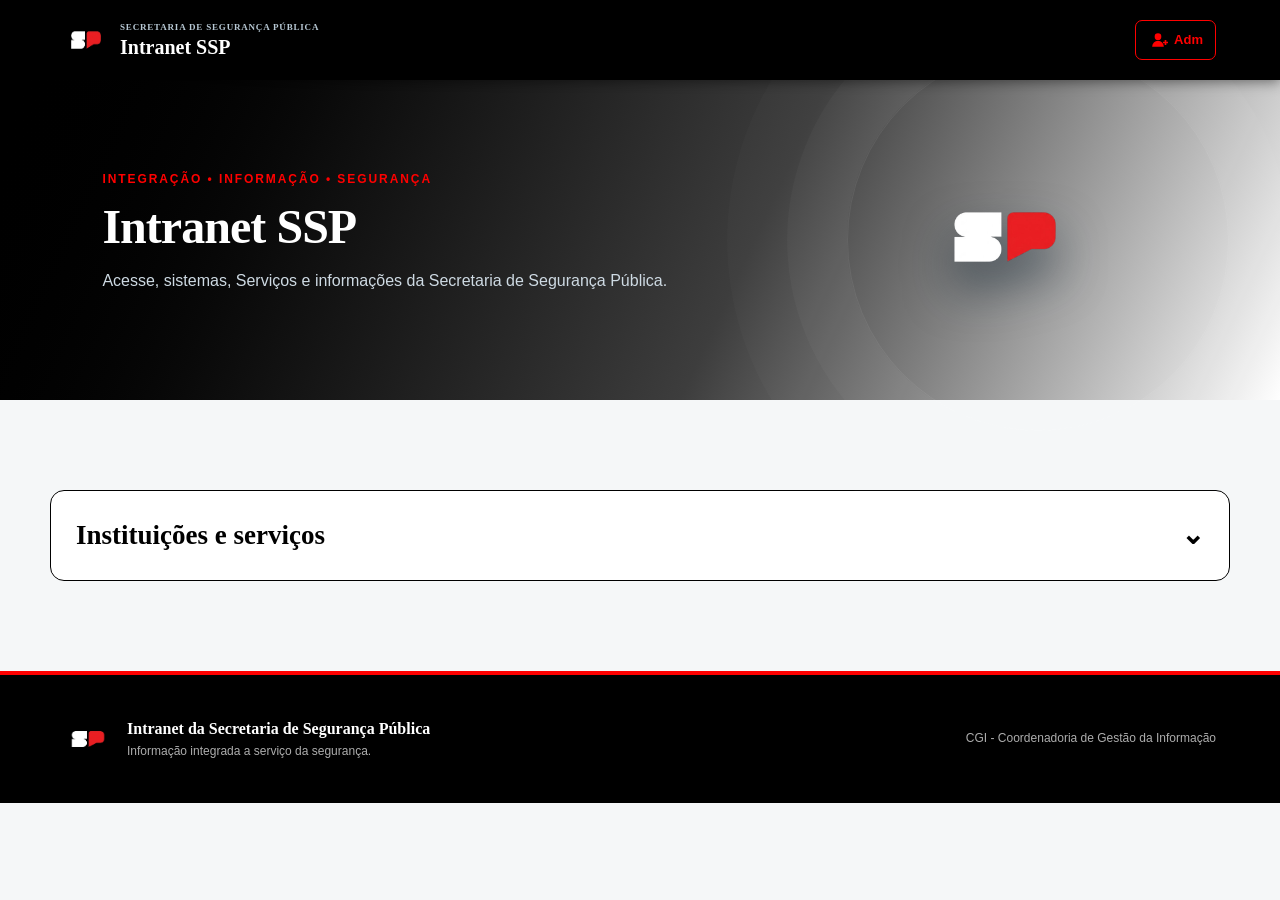
<file: index.html>
<!doctype html>
<html lang="pt-BR">
<head>
  <meta charset="utf-8">
  <meta name="viewport" content="width=device-width, initial-scale=1">
  <meta name="description" content="Portal institucional da Secretaria de Segurança Pública">
  <title>Intranet SSP</title>
  <link id="site-favicon" rel="icon" href="assets/images/logo-ssp.svg" type="image/svg+xml">
  <link rel="stylesheet" href="assets/css/styles.css">
</head>
<body>
  <header class="site-header">
    <a class="brand" href="index.html" aria-label="Página inicial da Intranet SSP">
      <img src="assets/images/logo-ssp.svg" alt="Símbolo da SSP" width="44" height="52">
      <span><small>Secretaria de Segurança Pública</small>Intranet SSP</span>
    </a>
    <button class="menu-toggle" aria-expanded="false" aria-controls="main-nav">Menu</button>
    <nav id="main-nav" class="main-nav" aria-label="Acessos institucionais">
      <span id="quick-access-anchor" hidden aria-hidden="true"></span>
      <a id="notices-nav-link" href="avisos.html" hidden>Avisos</a>
      <a class="admin-link" href="admin.html" aria-label="Acessar área administrativa" title="Área administrativa">
        <svg aria-hidden="true" viewBox="0 0 24 24"><path d="M12 12a4 4 0 1 0 0-8 4 4 0 0 0 0 8Zm7 8a7 7 0 0 0-14 0h14Zm1-8v2h-2v2h2v2h2v-2h2v-2h-2v-2h-2Z"/></svg>
        <span>Adm</span>
      </a>
    </nav>
  </header>

  <main>
    <section class="hero">
      <div class="hero-content">
        <p class="eyebrow">Integração • Informação • Segurança</p>
        <h1>Intranet SSP</h1>
        <p>Acesse, sistemas, Serviços e informações da Secretaria de Segurança Pública.</p>
      </div>
      <div class="hero-emblem" aria-hidden="true"><img src="assets/images/logo-ssp.svg" alt=""></div>
    </section>

    <section id="banner-carousel" class="public-carousel" hidden aria-label="Destaques em carrossel">
      <div id="carousel-track" class="carousel-track"></div>
      <button id="carousel-prev" class="carousel-control prev" type="button" aria-label="Banner anterior">‹</button>
      <button id="carousel-next" class="carousel-control next" type="button" aria-label="Próximo banner">›</button>
      <div id="carousel-dots" class="carousel-dots"></div>
    </section>

    <section id="instituicoes" class="section-shell">
      <button id="services-toggle" class="services-toggle" type="button" aria-expanded="false" aria-controls="services-content"><span class="services-title"><span class="services-name">Instituições e serviços</span></span><b aria-hidden="true">⌄</b></button>
      <div id="services-content" hidden>
        <div class="section-heading"><p></p></div>
        <div id="menu-grid" class="card-grid"></div>
      </div>
    </section>
    <section id="avisos" class="notices-shell section-shell" hidden>
      <div class="section-heading"><p class="eyebrow">Comunicados</p><h2>Avisos - Informações e destaques</h2><p></p></div>
      <div id="notice-banners" class="notice-banners"></div>
      <div id="notice-list" class="notice-list"></div>
    </section>
  </main>

  <footer class="site-footer">
    <div class="footer-brand"><img src="assets/images/logo-ssp.svg" alt="Símbolo da SSP" width="48"><div><strong>Intranet da Secretaria de Segurança Pública</strong><span>Informação integrada a serviço da segurança.</span></div></div>
    <address id="footer-address"><span id="footer-address-line" class="footer-info-line" hidden><svg class="footer-icon" viewBox="0 0 24 24" aria-hidden="true"><path d="M12 2C8.1 2 5 5.1 5 9c0 5.2 7 13 7 13s7-7.8 7-13c0-3.9-3.1-7-7-7zm0 9.5A2.5 2.5 0 1 1 12 6.5a2.5 2.5 0 0 1 0 5z"/></svg><span class="footer-info-text"></span></span><div class="footer-info-line footer-contact-line"><span id="footer-email-item" class="footer-contact-item" hidden><svg class="footer-icon" viewBox="0 0 24 24" aria-hidden="true"><path d="M20 4H4a2 2 0 0 0-2 2v12a2 2 0 0 0 2 2h16a2 2 0 0 0 2-2V6a2 2 0 0 0-2-2zm0 2v.01L12 13 4 6.01V6h16zM4 18V8.24l7.4 6.3a1 1 0 0 0 1.2 0L20 8.24V18H4z"/></svg><a id="footer-email-link" href="mailto:contato@ssp.gov.br">contato@ssp.gov.br</a></span><span id="footer-phone-item" class="footer-contact-item" hidden><svg class="footer-icon" viewBox="0 0 24 24" aria-hidden="true"><path d="M6.6 10.8c1.4 2.8 3.8 5.1 6.6 6.6l2.2-2.2c.3-.3.7-.4 1-.2 1.1.4 2.3.6 3.6.6.6 0 1 .4 1 1V20c0 .6-.4 1-1 1-9.4 0-17-7.6-17-17 0-.6.4-1 1-1h3.5c.6 0 1 .4 1 1 0 1.2.2 2.4.6 3.6.1.4 0 .8-.2 1L6.6 10.8z"/></svg><a id="footer-phone-link" href="tel:+550000000000">(00) 0000-0000</a></span></div><span id="footer-hours-line" class="footer-info-line" hidden><svg class="footer-icon" viewBox="0 0 24 24" aria-hidden="true"><path d="M12 2a10 10 0 1 0 0 20 10 10 0 0 0 0-20zm1 10.6V6h-2v8l6 3.6 1-1.6-5-3z"/></svg><span class="footer-info-text"></span></span><div id="footer-social" class="footer-social" hidden></div></address>
    <p id="footer-developed-by">CGI - Coordenadoria de Gestão da Informação</p>
  </footer>
  <dialog id="highlight-dialog" class="highlight-dialog" aria-labelledby="highlight-title">
    <div class="highlight-box"><button id="highlight-close" class="highlight-close" type="button" aria-label="Fechar destaque">×</button><h2 id="highlight-title" class="sr-only">Destaque</h2><img id="highlight-image" alt="Banner em destaque"></div>
  </dialog>
  <script src="assets/js/mock-backend.js"></script><script src="assets/js/theme.js"></script><script src="assets/js/main.js"></script>
</body>
</html>
</file>
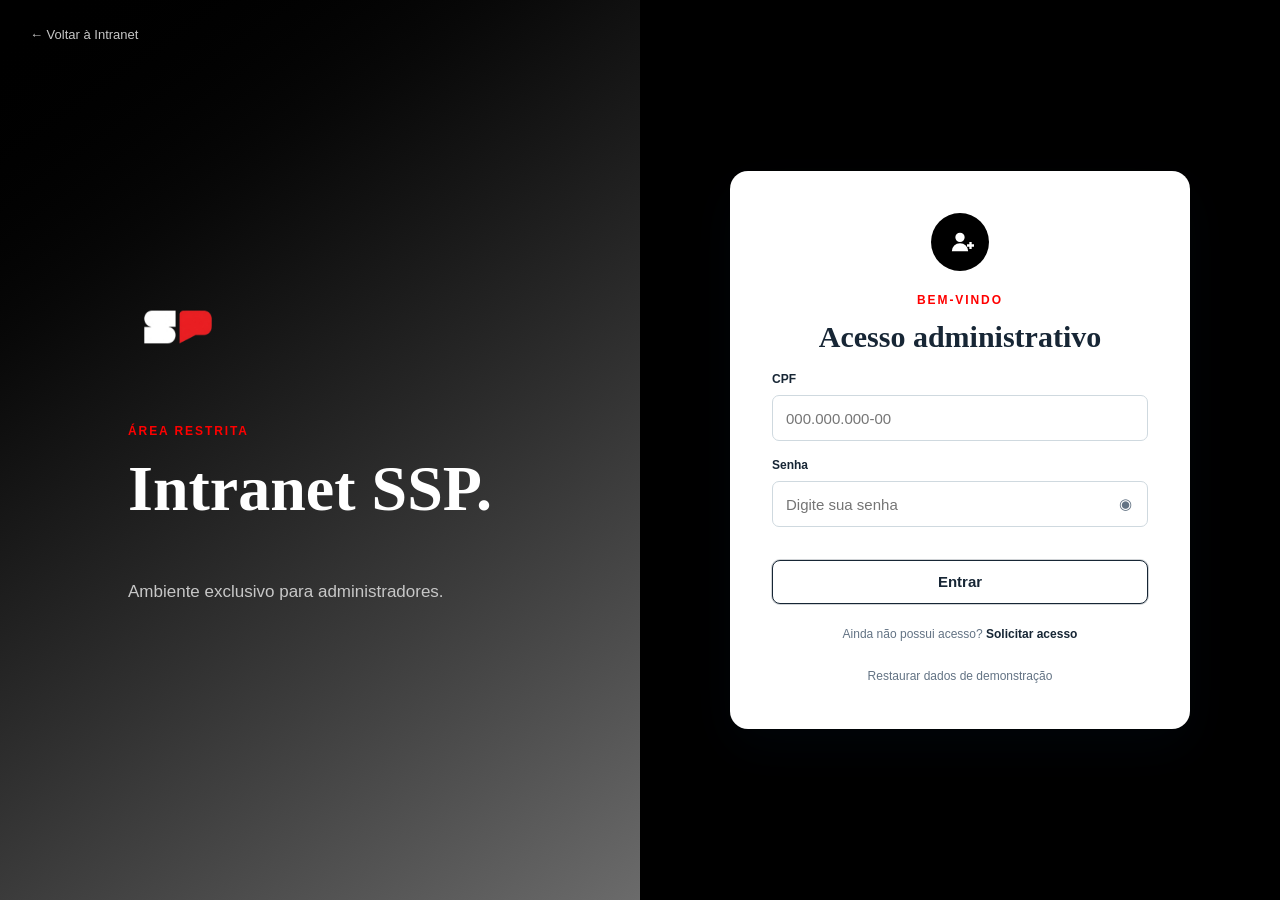
<file: admin.html>
<!doctype html>
<html lang="pt-BR">
<head>
  <meta charset="utf-8"><meta name="viewport" content="width=device-width, initial-scale=1">
  <title>Área Administrativa | Intranet SSP</title>
  <link id="site-favicon" rel="icon" href="assets/images/logo-ssp.svg" type="image/svg+xml">
  <link rel="stylesheet" href="assets/css/styles.css">
</head>
<body class="admin-page">
  <a class="back-link" href="index.html">← Voltar à Intranet</a>
  <main class="auth-layout">
    <section class="auth-brand-panel">
      <img src="assets/images/logo-ssp.svg" alt="Símbolo da SSP">
      <p class="eyebrow">Área restrita</p>
      <h1>Intranet SSP.</h1>
      <p>Ambiente exclusivo para administradores.</p>
    </section>
    <section class="auth-card" aria-labelledby="login-title">
      <div class="admin-avatar" aria-hidden="true"><svg viewBox="0 0 24 24"><path d="M12 12a4 4 0 1 0 0-8 4 4 0 0 0 0 8Zm-7 8a7 7 0 0 1 14 0H5Zm15-8v2h-2v2h2v2h2v-2h2v-2h-2v-2h-2Z"/></svg></div>
      <div class="auth-intro"><p class="eyebrow">Bem-vindo</p><h2 id="login-title">Acesso administrativo</h2><p></p></div>
      <form id="login-form" novalidate>
        <label for="cpf">CPF</label>
        <div class="cpf-field">
          <input id="cpf" name="cpf" inputmode="numeric" autocomplete="off" placeholder="000.000.000-00" maxlength="14" required aria-haspopup="listbox" aria-expanded="false" aria-controls="cpf-options">
          <div id="cpf-options" class="cpf-options" role="listbox" aria-label="Contas de demonstração cadastradas" hidden></div>
        </div>
        <label for="password">Senha</label>
        <div class="password-field"><input id="password" name="password" type="password" autocomplete="current-password" placeholder="Digite sua senha" required><button type="button" class="password-toggle" aria-label="Visualizar senha" aria-pressed="false">◉</button></div>
        <p id="login-message" class="form-message" role="alert"></p>
        <button class="button button-primary button-full" type="submit">Entrar</button>
      </form>
      <button id="request-open" class="text-button" type="button">Ainda não possui acesso? <strong>Solicitar acesso</strong></button>
      <button id="reset-demo-data" class="text-button" type="button">Restaurar dados de demonstração</button>
    </section>
  </main>

  <dialog id="request-dialog">
    <form id="request-form" method="dialog">
      <div class="dialog-heading"><div><p class="eyebrow">Novo acesso</p><h2>Solicitar acesso</h2></div><button class="dialog-close" type="button" aria-label="Fechar">×</button></div>
      <p>Preencha seus dados. Um Administrador Master analisará a solicitação.</p>
      <label for="request-name">Nome completo</label><input id="request-name" required>
      <label for="request-cpf">CPF</label><input id="request-cpf" inputmode="numeric" maxlength="14" required>
      <label for="request-email">E-mail institucional</label><input id="request-email" type="email" required>
      <label for="request-unit">Unidade / setor</label><input id="request-unit" required>
      <p id="request-message" class="form-message" role="alert"></p>
      <button class="button button-primary button-full" type="submit">Enviar solicitação</button>
    </form>
  </dialog>
  <script src="assets/js/mock-backend.js"></script><script src="assets/js/theme.js"></script><script src="assets/js/admin.js"></script>
  <script>document.getElementById('reset-demo-data').addEventListener('click',()=>{if(confirm('Isso apaga todos os dados de demonstração salvos neste navegador e restaura o estado inicial. Continuar?'))window.sspResetDemoData()});</script>
</body>
</html>
</file>
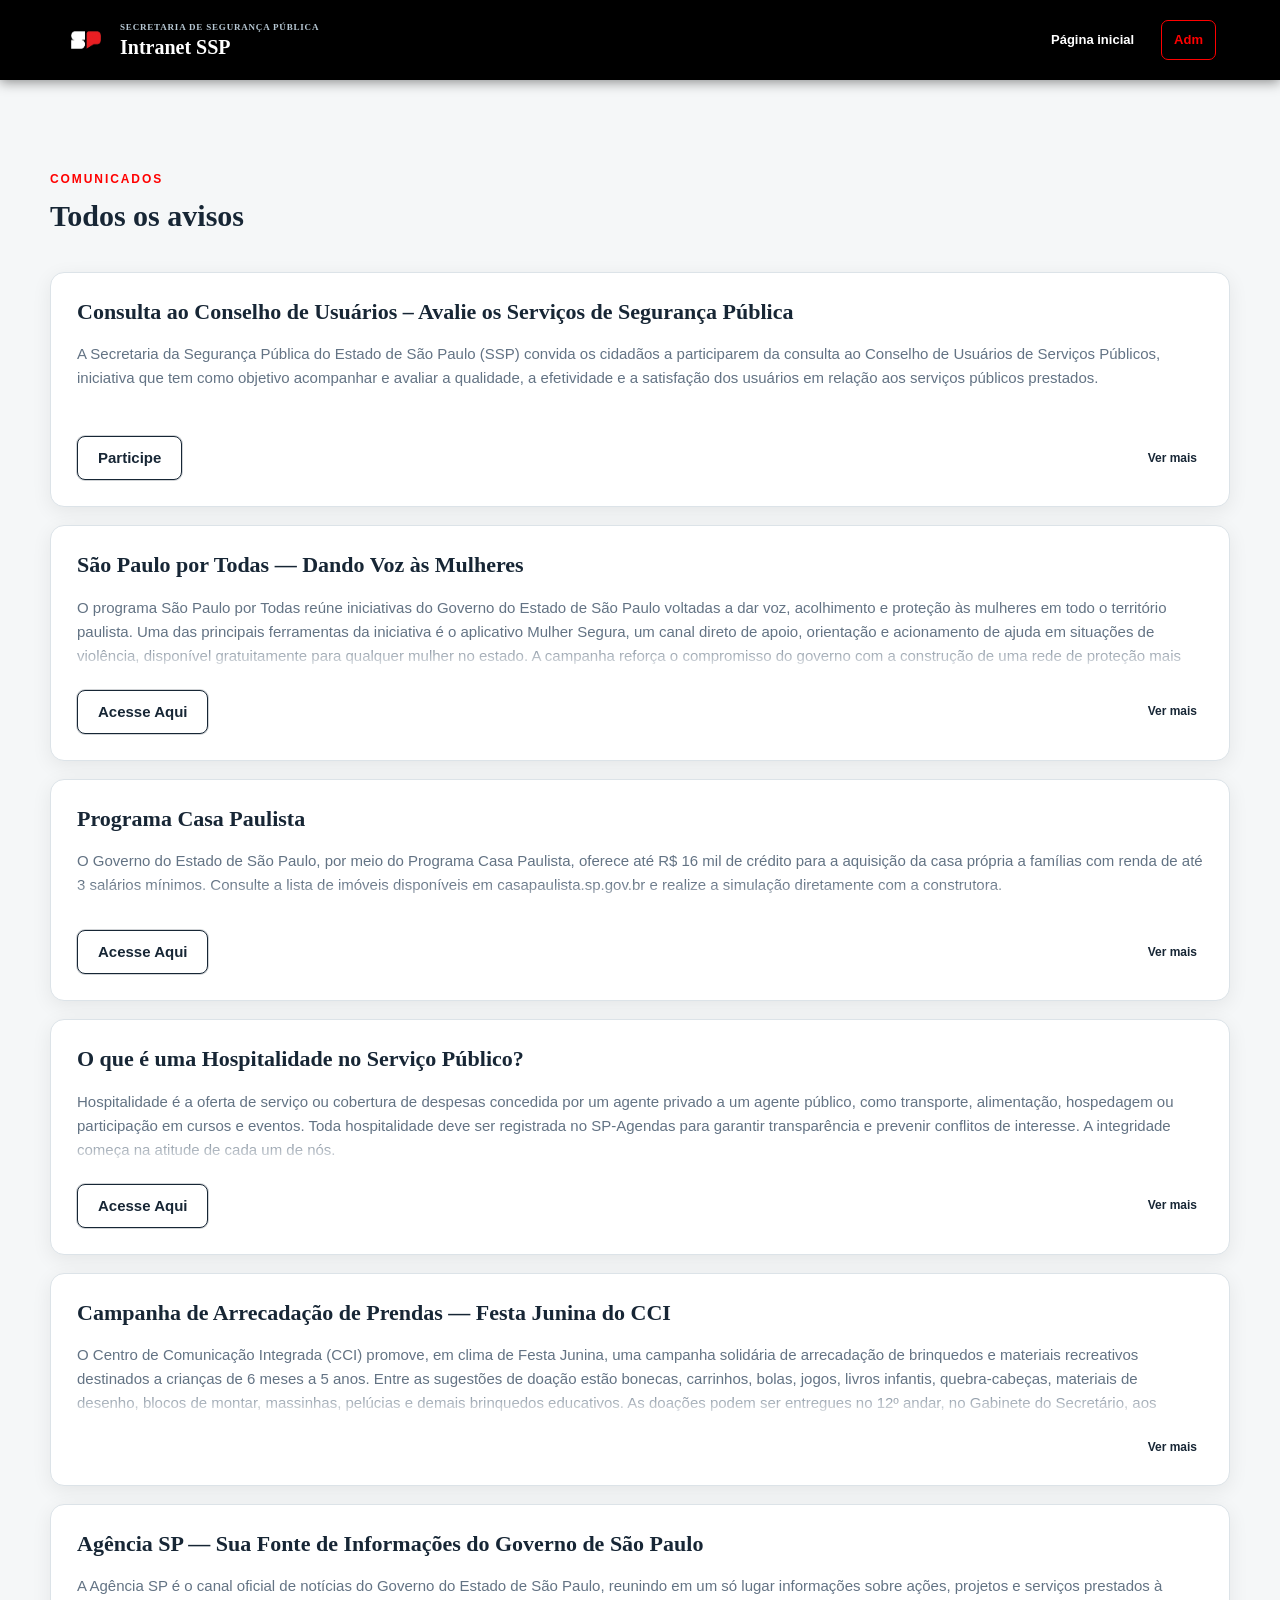
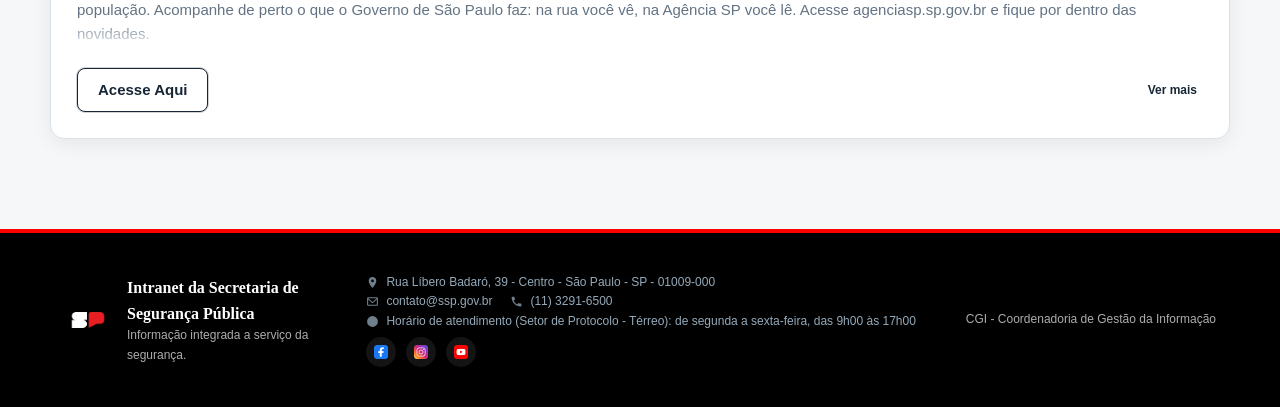
<file: avisos.html>
<!doctype html>
<html lang="pt-BR">
<head><meta charset="utf-8"><meta name="viewport" content="width=device-width, initial-scale=1"><meta name="description" content="Avisos da Intranet SSP"><title>Avisos | Intranet SSP</title><link id="site-favicon" rel="icon" href="assets/images/logo-ssp.svg" type="image/svg+xml"><link rel="stylesheet" href="assets/css/styles.css"></head>
<body>
  <header class="site-header">
    <a class="brand" href="index.html"><img src="assets/images/logo-ssp.svg" alt="Símbolo da SSP" width="44" height="52"><span><small>Secretaria de Segurança Pública</small>Intranet SSP</span></a>
    <nav class="main-nav open-static" aria-label="Navegação"><a href="index.html">Página inicial</a><a class="admin-link" href="admin.html">Adm</a></nav>
  </header>
  <main class="notices-page section-shell"><div class="section-heading"><p class="eyebrow">Comunicados</p><h1>Todos os avisos</h1><p></p></div><div id="all-notices" class="all-notices"></div></main>
  <footer class="site-footer"><div class="footer-brand"><img src="assets/images/logo-ssp.svg" alt="Símbolo da SSP" width="48"><div><strong>Intranet da Secretaria de Segurança Pública</strong><span>Informação integrada a serviço da segurança.</span></div></div><address id="footer-address"><span id="footer-address-line" class="footer-info-line" hidden><svg class="footer-icon" viewBox="0 0 24 24" aria-hidden="true"><path d="M12 2C8.1 2 5 5.1 5 9c0 5.2 7 13 7 13s7-7.8 7-13c0-3.9-3.1-7-7-7zm0 9.5A2.5 2.5 0 1 1 12 6.5a2.5 2.5 0 0 1 0 5z"/></svg><span class="footer-info-text"></span></span><div class="footer-info-line footer-contact-line"><span id="footer-email-item" class="footer-contact-item" hidden><svg class="footer-icon" viewBox="0 0 24 24" aria-hidden="true"><path d="M20 4H4a2 2 0 0 0-2 2v12a2 2 0 0 0 2 2h16a2 2 0 0 0 2-2V6a2 2 0 0 0-2-2zm0 2v.01L12 13 4 6.01V6h16zM4 18V8.24l7.4 6.3a1 1 0 0 0 1.2 0L20 8.24V18H4z"/></svg><a id="footer-email-link" href="mailto:contato@ssp.gov.br">contato@ssp.gov.br</a></span><span id="footer-phone-item" class="footer-contact-item" hidden><svg class="footer-icon" viewBox="0 0 24 24" aria-hidden="true"><path d="M6.6 10.8c1.4 2.8 3.8 5.1 6.6 6.6l2.2-2.2c.3-.3.7-.4 1-.2 1.1.4 2.3.6 3.6.6.6 0 1 .4 1 1V20c0 .6-.4 1-1 1-9.4 0-17-7.6-17-17 0-.6.4-1 1-1h3.5c.6 0 1 .4 1 1 0 1.2.2 2.4.6 3.6.1.4 0 .8-.2 1L6.6 10.8z"/></svg><a id="footer-phone-link" href="tel:+550000000000">(00) 0000-0000</a></span></div><span id="footer-hours-line" class="footer-info-line" hidden><svg class="footer-icon" viewBox="0 0 24 24" aria-hidden="true"><path d="M12 2a10 10 0 1 0 0 20 10 10 0 0 0 0-20zm1 10.6V6h-2v8l6 3.6 1-1.6-5-3z"/></svg><span class="footer-info-text"></span></span><div id="footer-social" class="footer-social" hidden></div></address><p id="footer-developed-by">CGI - Coordenadoria de Gestão da Informação</p></footer>
  <script src="assets/js/mock-backend.js"></script><script src="assets/js/theme.js"></script><script src="assets/js/avisos.js"></script>
</body></html>
</file>
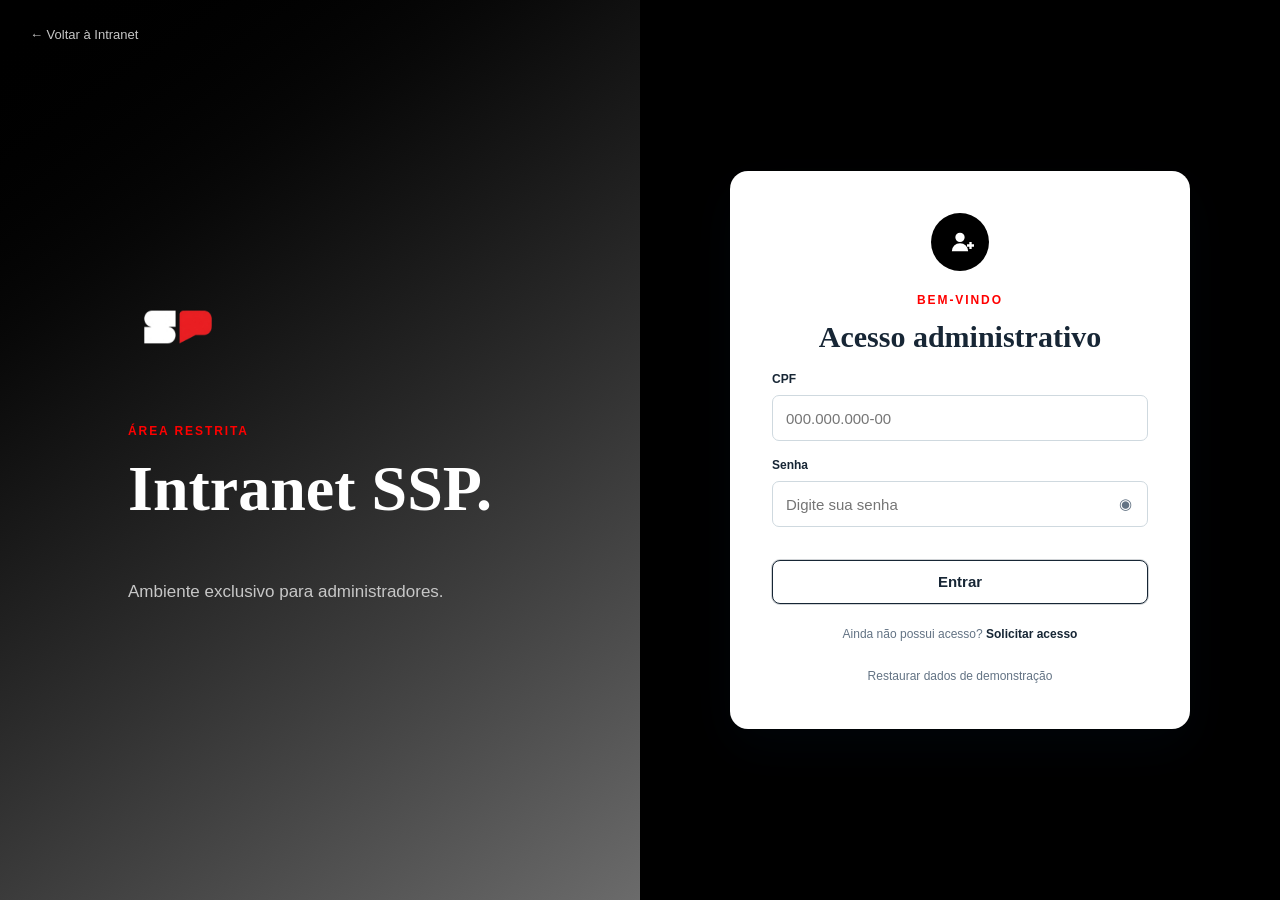
<file: painel.html>
<!doctype html>
<html lang="pt-BR">
<head><meta charset="utf-8"><meta name="viewport" content="width=device-width, initial-scale=1"><title>Painel Administrativo | Intranet SSP</title><link id="site-favicon" rel="icon" href="assets/images/logo-ssp.svg" type="image/svg+xml"><link rel="stylesheet" href="assets/css/styles.css"></head>
<body class="dashboard-page">
  <aside class="sidebar">
    <a class="brand brand-light" href="index.html"><img src="assets/images/logo-ssp.svg" alt="SSP"><span><small>Administração</small>Intranet SSP</span></a>
    <nav><p>GERAL</p><button class="side-item active" data-view="overview">⌂ <span>Visão Geral</span></button><p>CONTEÚDO</p><button class="side-item" data-view="headers">◈ <span>Identidade Visual</span></button><button class="side-item" data-view="menu">☰ <span>Cadastro de Menu</span></button><button class="side-item" data-view="notices">▤ <span>Cadastro de Avisos</span></button><p>ADMINISTRAÇÃO</p><button class="side-item" data-view="users" data-master-only hidden>♙ <span>Cadastro de Usuários</span></button><button class="side-item" data-view="approvals" data-permission="approvals" hidden>✓ <span>Validações Pendentes</span><span id="approvals-badge" class="side-badge" hidden>0</span></button><button class="side-item" data-view="audit" data-permission="audit_logs" hidden>◷ <span>Logs de Auditoria</span></button></nav>
    <button id="logout" class="side-item logout">↪ <span>Sair</span></button>
  </aside>
  <main class="dashboard-main">
    <header class="dashboard-header"><button id="sidebar-toggle" class="menu-toggle">Menu</button><div><span class="status-dot"></span><div class="session-copy"><strong id="session-name">Administrador</strong><span id="session-role">Administrador Master</span></div><div id="user-initials" class="user-badge">AM</div></div></header>
    <section id="overview-view" class="dashboard-view active">
      <p class="eyebrow">Painel administrativo</p><h1 id="welcome-title">Olá, Administrador</h1><p class="lead"></p>
      <div class="stats-grid"><article><span>Usuários cadastrados</span><strong id="user-count">—</strong><small>Administradores ativos</small></article><article><span>Solicitações pendentes</span><strong id="request-count">—</strong><small id="request-summary">Aguardando análise</small></article><article><span>Seu perfil</span><strong id="current-profile" class="stat-text">Master</strong><small id="profile-access">Acesso completo</small></article></div>
      <div class="overview-heading"><div><p class="eyebrow">Dados do site</p><h2>Conteúdo e configuração</h2></div><small>Informações atualizadas diretamente do banco de dados</small></div>
      <div class="site-stats-grid">
        <article><div class="metric-icon">☰</div><div><span>Itens no menu</span><strong id="menu-count">0</strong><small>Instituições e serviços</small></div></article>
        <article><div class="metric-icon">▤</div><div><span>Avisos cadastrados</span><strong id="notice-count">0</strong><small id="notice-count-summary">Comunicados no sistema</small></div></article>
        <article><div class="metric-icon">◈</div><div><span>Perfis visuais</span><strong id="profile-count">0</strong><small>Limite de 5 perfis</small></div></article>
        <article><div class="metric-icon">●</div><div><span>Tema em uso</span><strong id="active-theme" class="metric-text">—</strong><small id="active-colors">Paleta ativa</small></div></article>
        <article><div class="metric-icon">✓</div><div><span>Alterações</span><strong id="change-status" class="metric-text">—</strong><small id="change-summary">Situação de publicação</small></div></article>
      </div>
      <article class="info-banner"><div>i</div><p><strong>Controle de acesso</strong><br>Somente Administradores Master podem cadastrar administradores ou aprovar solicitações.</p><button class="button button-secondary" data-go-users data-master-only hidden>Gerenciar usuários</button></article>
      <article id="change-control-card" class="control-card" data-master-only hidden>
        <div><p class="eyebrow">Governança</p><h2>Bloqueio de alterações</h2><p>Quando ativo, alterações feitas por Administradores do Site aguardam validação de um Master.</p></div>
        <div class="change-toggle-wrap"><span>Exigir validação do Master</span><label class="yes-no-switch" for="changes-locked"><span>Não</span><input id="changes-locked" type="checkbox" role="switch" aria-label="Exigir validação do Master"><i></i><span>Sim</span></label></div>
      </article>
      <article id="carousel-control-card" class="control-card compact-control" data-master-only hidden><div><p class="eyebrow">Página inicial</p><h2>Carrossel de imagens</h2><p>Exibe os banners dos avisos marcados como ativos no carrossel.</p></div><div class="change-toggle-wrap"><span>Exibir carrossel</span><label class="yes-no-switch" for="carousel-enabled"><span>Não</span><input id="carousel-enabled" type="checkbox" role="switch" aria-label="Exibir carrossel"><i></i><span>Sim</span></label></div></article>
      <article id="notices-page-control-card" class="control-card compact-control" data-master-only hidden><div><p class="eyebrow">Página de avisos</p><h2>Bloqueio da tela de avisos</h2><p>Impede o acesso à página de avisos, inclusive por link direto.</p></div><div class="change-toggle-wrap"><span>Bloquear página</span><label class="yes-no-switch" for="notices-page-blocked"><span>Não</span><input id="notices-page-blocked" type="checkbox" role="switch" aria-label="Bloquear página de avisos"><i></i><span>Sim</span></label></div></article>
    </section>
    <section id="headers-view" class="dashboard-view">
      <div class="view-heading"><div><p class="eyebrow">Personalização</p><h1>Identidade Visual</h1><p>Crie até 5 perfis visuais. Somente um perfil pode ficar em uso.</p></div><button id="new-profile-open" class="button button-primary">+ Novo perfil</button></div>
      <div id="profiles-grid" class="profiles-grid"></div>
      <div class="view-heading" style="margin-top:46px"><div><p class="eyebrow">Navegação</p><h2>Acessos Rápidos</h2><p>Até 5 atalhos exibidos no cabeçalho público, antes do botão Avisos. Cada um pode ser ocultado sem ser excluído.</p></div><button id="new-quick-access-open" class="button button-primary">+ Novo acesso</button></div>
      <div class="table-wrap"><table><thead><tr><th>Reordenar</th><th>Título</th><th>URL</th><th>Status</th><th>Ações</th></tr></thead><tbody id="quick-access-table"></tbody></table></div>
      <div class="view-heading" style="margin-top:46px" data-master-only hidden><div><p class="eyebrow">Rodapé</p><h2>Contato e redes sociais</h2><p>Exibidos no rodapé público. Exclusivo do Administrador Master.</p></div></div>
      <form id="footer-form" class="footer-form" autocomplete="off" data-master-only hidden>
        <section>
          <h3>Endereço</h3>
          <div class="form-grid">
            <div><label for="footer-street">Logradouro</label><input id="footer-street" maxlength="120" autocomplete="off"></div>
            <div><label for="footer-number">Número</label><input id="footer-number" maxlength="20" autocomplete="off"></div>
            <div><label for="footer-district">Bairro</label><input id="footer-district" maxlength="80" autocomplete="off"></div>
            <div><label for="footer-city">Cidade</label><input id="footer-city" maxlength="80" autocomplete="off"></div>
            <div><label for="footer-state">Estado</label><input id="footer-state" maxlength="2" placeholder="SP" autocomplete="off"></div>
            <div><label for="footer-zip">CEP</label><input id="footer-zip" maxlength="9" placeholder="00000-000" autocomplete="off"></div>
          </div>
        </section>
        <section>
          <h3>Contato</h3>
          <div class="form-grid">
            <div><label for="footer-phone">Telefone</label><input id="footer-phone" maxlength="20" autocomplete="off"></div>
            <div><label for="footer-email">E-mail de suporte</label><input id="footer-email" type="email" maxlength="120" autocomplete="off"></div>
            <div><label for="footer-developed-by">Desenvolvido por</label><input id="footer-developed-by" maxlength="80" autocomplete="off"></div>
            <div style="grid-column:1/-1"><label for="footer-hours">Horário de atendimento</label><input id="footer-hours" maxlength="160" autocomplete="off"></div>
          </div>
        </section>
        <section>
          <h3>Redes sociais</h3>
          <div class="form-grid">
            <div><label for="footer-facebook">Facebook (URL)</label><input id="footer-facebook" type="url" placeholder="https://facebook.com/..." autocomplete="off"></div>
            <div><label for="footer-instagram">Instagram (URL)</label><input id="footer-instagram" type="url" placeholder="https://instagram.com/..." autocomplete="off"></div>
            <div><label for="footer-youtube">YouTube (URL)</label><input id="footer-youtube" type="url" placeholder="https://youtube.com/..." autocomplete="off"></div>
            <div><label for="footer-whatsapp">WhatsApp (URL)</label><input id="footer-whatsapp" type="url" placeholder="https://wa.me/55..." autocomplete="off"></div>
          </div>
        </section>
        <p id="footer-message" class="form-message"></p>
        <button class="button button-primary" type="submit">Salvar rodapé</button>
      </form>
    </section>
    <section id="menu-view" class="dashboard-view">
      <div class="view-heading"><div><p class="eyebrow">Navegação</p><h1>Cadastro Menu</h1><p>Gerencie os itens exibidos em Instituições e serviços.</p></div><button id="new-menu-open" class="button button-primary">+ Novo item</button></div>
      <div class="table-wrap"><table><thead><tr><th>Reordenar</th><th>Título</th><th>Descrição</th><th>URL</th><th>Ações</th></tr></thead><tbody id="menu-table"></tbody></table></div>
    </section>
    <section id="notices-view" class="dashboard-view">
      <div class="view-heading"><div><p class="eyebrow">Comunicação</p><h1>Cadastro de Avisos</h1><p>Gerencie banners, comunicados e sua ordem de exibição.</p></div><button id="new-notice-open" class="button button-primary">+ Novo aviso</button></div>
      <div class="bulk-toolbar"><span id="notice-selection-count">0 selecionados</span><button id="activate-notices" class="button button-secondary" type="button">Ativar</button><button id="deactivate-notices" class="button button-secondary" type="button">Inativar</button><button id="add-carousel-notices" class="button button-secondary" type="button">Adicionar ao carrossel</button><button id="remove-carousel-notices" class="button button-secondary" type="button">Remover do carrossel</button></div>
      <div class="table-wrap"><table><thead><tr><th><input id="select-all-notices" type="checkbox" aria-label="Selecionar todos os avisos"></th><th>Reordenar</th><th>Aviso</th><th>Banner</th><th>Status</th><th>Carrossel</th><th>Ações</th></tr></thead><tbody id="notices-table"></tbody></table></div>
    </section>
    <section id="approvals-view" class="dashboard-view" data-master-only hidden>
      <div class="view-heading"><div><p class="eyebrow">Governança</p><h1>Validações pendentes</h1><p>Revise as alterações solicitadas por Administradores do Site.</p></div><span id="pending-total" class="pill pending">0 pendentes</span></div>
      <div class="table-wrap"><table><thead><tr><th>Solicitante</th><th>Ação</th><th>Conteúdo</th><th>Data</th><th>Ações</th></tr></thead><tbody id="changes-table"></tbody></table></div>
    </section>
    <section id="users-view" class="dashboard-view" data-master-only hidden>
      <div class="view-heading"><div><p class="eyebrow">Administração</p><h1>Cadastro de Usuários</h1><p>Cadastre administradores e analise solicitações de acesso.</p></div><button id="new-user-open" class="button button-primary">+ Novo administrador</button></div>
      <div class="tabs" role="tablist"><button class="tab active" data-tab="active-admins">Ativos <span id="users-active-badge">0</span></button><button class="tab" data-tab="inactive-admins">Inativos <span id="users-inactive-badge">0</span></button><button class="tab" data-tab="requests">Solicitações <span id="requests-badge">0</span></button></div>
      <div id="active-admins-tab" class="tab-panel active"><div class="table-wrap"><table><thead><tr><th>Administrador</th><th>CPF</th><th>Acesso</th><th>Status</th><th>Ações</th></tr></thead><tbody id="users-active-table"></tbody></table></div></div>
      <div id="inactive-admins-tab" class="tab-panel"><div class="table-wrap"><table><thead><tr><th>Administrador</th><th>CPF</th><th>Acesso</th><th>Status</th><th>Ações</th></tr></thead><tbody id="users-inactive-table"></tbody></table></div></div>
      <div id="requests-tab" class="tab-panel"><div class="table-wrap"><table><thead><tr><th>Solicitante</th><th>CPF</th><th>Unidade</th><th>Status</th><th>Ações</th></tr></thead><tbody id="requests-table"></tbody></table></div></div>
    </section>
    <section id="audit-view" class="dashboard-view" data-permission="audit_logs" hidden>
      <div class="view-heading"><div><p class="eyebrow">Governança</p><h1>Logs de Auditoria</h1><p>Consulte as ações realizadas no sistema. Registro somente leitura, sem edição ou exclusão.</p></div></div>
      <div class="audit-filters">
        <div><label for="audit-filter-user">Usuário</label><select id="audit-filter-user"><option value="">Todos</option></select></div>
        <div><label for="audit-filter-area">Área</label><select id="audit-filter-area"><option value="">Todas</option></select></div>
        <div><label for="audit-filter-action">Ação</label><select id="audit-filter-action"><option value="">Todas</option></select></div>
        <div><label for="audit-filter-from">De</label><input id="audit-filter-from" type="date"></div>
        <div><label for="audit-filter-to">Até</label><input id="audit-filter-to" type="date"></div>
        <button id="audit-filter-apply" class="button button-secondary" type="button">Filtrar</button>
        <button id="audit-filter-clear" class="button button-secondary" type="button">Limpar</button>
      </div>
      <div class="table-wrap"><table><thead><tr><th>Data/Hora</th><th>Usuário</th><th>Área</th><th>Ação</th><th>Entidade</th><th>Detalhe</th><th>Resultado</th><th>Detalhes</th></tr></thead><tbody id="audit-table"></tbody></table></div>
      <div class="pagination-bar"><div><label for="audit-page-size">Por página</label><select id="audit-page-size"><option value="10">10</option><option value="20">20</option><option value="50">50</option><option value="100">100</option></select></div><div class="pagination-controls"><button id="audit-page-first" class="action-icon-btn" type="button" aria-label="Primeira página" title="Primeira página">«</button><button id="audit-page-prev" class="action-icon-btn" type="button" aria-label="Página anterior" title="Página anterior">‹</button><span id="audit-page-info">Página 1 de 1</span><button id="audit-page-next" class="action-icon-btn" type="button" aria-label="Próxima página" title="Próxima página">›</button><button id="audit-page-last" class="action-icon-btn" type="button" aria-label="Última página" title="Última página">»</button></div></div>
    </section>
  </main>
  <dialog id="user-dialog"><form id="user-form" method="dialog"><input id="user-id" type="hidden"><div class="dialog-heading"><div><p class="eyebrow">Administrador</p><h2 id="user-dialog-title">Cadastrar administrador</h2></div><button class="dialog-close" type="button">×</button></div><label for="user-name">Nome completo</label><input id="user-name" required><label for="user-cpf">CPF</label><input id="user-cpf" maxlength="14" required><label for="user-email">E-mail institucional</label><input id="user-email" type="email" required><label for="user-role">Tipo de acesso</label><select id="user-role"><option value="custom">Administrador</option><option value="master">Administrador Master</option></select><div id="user-permissions-row" class="change-toggle-wrap" hidden><span>Funcionalidades liberadas<br><small id="user-permissions-summary">Nenhuma funcionalidade liberada</small></span><button type="button" id="user-permissions-open" class="button button-secondary">Configurar permissões</button></div><label for="user-password">Senha <small id="password-hint">temporária</small></label><input id="user-password" type="password" minlength="8"><p id="user-message" class="form-message"></p><button class="button button-primary button-full" type="submit">Salvar administrador</button></form></dialog>
  <dialog id="user-permissions-dialog"><form method="dialog"><div class="dialog-heading"><div><p class="eyebrow">Administrador</p><h2>Permissões de acesso</h2></div><button class="dialog-close" type="button">×</button></div><p class="form-hint">Ative as funcionalidades que este administrador poderá acessar. "Cadastro de Usuários" não aparece aqui — permanece de uso exclusivo do Administrador Master.</p><div id="user-permissions-list" class="permission-toggle-list"></div><button class="button button-primary button-full" type="submit">Confirmar</button></form></dialog>
  <dialog id="profile-dialog"><form id="profile-form" method="dialog"><input id="profile-id" type="hidden"><div class="dialog-heading"><div><p class="eyebrow">Perfil visual</p><h2 id="profile-dialog-title">Novo perfil</h2></div><button class="dialog-close" type="button">×</button></div><label for="profile-name">Nome do perfil</label><input id="profile-name" maxlength="50" required><label for="profile-logo-file">Logomarca</label><div class="logo-upload"><label for="profile-logo-file" id="logo-dropzone" class="logo-dropzone"><img id="profile-logo-preview" class="logo-dropzone-preview" alt="Pré-visualização da logomarca" hidden><span id="logo-dropzone-placeholder" class="logo-dropzone-placeholder"><svg viewBox="0 0 24 24" aria-hidden="true"><path d="M5 20h14v-2H5v2zM12 2 7 7h3v7h4V7h3l-5-5z"/></svg><strong>Clique para enviar</strong><small>ou arraste a imagem aqui</small></span><input id="profile-logo-file" type="file" accept="image/png,image/jpeg,image/svg+xml,image/webp,image/avif"></label><div class="logo-upload-footer"><small>PNG, JPG, SVG, WebP ou AVIF — até 300&nbsp;KB. Fica salva somente neste navegador.</small><button type="button" id="profile-logo-remove" class="text-button" hidden>Remover logomarca</button></div></div><input id="profile-logo" type="hidden"><label for="profile-title">Título da página</label><input id="profile-title" value="Intranet SSP" readonly required><small>Fixo para manter a identidade institucional em todos os perfis.</small><div class="color-fields"><label>Cor principal<input id="color-primary" type="color" value="#0b2d48"><input id="hex-primary" class="hex-input" value="#0B2D48"></label><label>Cor secundária<input id="color-secondary" type="color" value="#19577f"><input id="hex-secondary" class="hex-input" value="#19577F"></label><label>Cor de detalhe<input id="color-detail" type="color" value="#d7a62a"><input id="hex-detail" class="hex-input" value="#D7A62A"></label></div><p id="profile-message" class="form-message"></p><button class="button button-primary button-full" type="submit">Salvar perfil</button></form></dialog>
  <dialog id="menu-dialog"><form id="menu-form" method="dialog"><input id="menu-id" type="hidden"><div class="dialog-heading"><div><p class="eyebrow">Item de navegação</p><h2 id="menu-dialog-title">Novo item</h2></div><button class="dialog-close" type="button">×</button></div><label for="menu-title">Título</label><input id="menu-title" maxlength="80" required><label for="menu-description">Descrição <small>(opcional)</small></label><textarea id="menu-description" maxlength="240" rows="4"></textarea><label for="menu-url">URL</label><input id="menu-url" placeholder="https://... ou #secao" required><label for="menu-order">Ordem de exibição</label><input id="menu-order" type="number" min="1" max="999" required><p id="menu-message" class="form-message"></p><button class="button button-primary button-full" type="submit">Salvar item</button></form></dialog>
  <dialog id="quick-access-dialog"><form id="quick-access-form" method="dialog"><input id="quick-access-id" type="hidden"><div class="dialog-heading"><div><p class="eyebrow">Cabeçalho</p><h2 id="quick-access-dialog-title">Novo acesso rápido</h2></div><button class="dialog-close" type="button">×</button></div><label for="quick-access-title">Título</label><input id="quick-access-title" maxlength="40" required><label for="quick-access-url">URL</label><input id="quick-access-url" placeholder="https://... ou #secao" required><label for="quick-access-order">Ordem de exibição</label><input id="quick-access-order" type="number" min="1" max="5" required><p id="quick-access-message" class="form-message"></p><button class="button button-primary button-full" type="submit">Salvar acesso rápido</button></form></dialog>
  <dialog id="notice-form-dialog"><form id="notice-form" method="dialog"><input id="notice-id" type="hidden"><div class="dialog-heading"><div><p class="eyebrow">Comunicado</p><h2 id="notice-dialog-title">Novo aviso</h2></div><button class="dialog-close" type="button">×</button></div><label for="notice-title">Título</label><input id="notice-title" maxlength="120" required><label for="notice-description">Descrição</label><textarea id="notice-description" rows="8" required></textarea><label for="notice-banner-file">Banner</label><div class="logo-upload"><label for="notice-banner-file" id="banner-dropzone" class="logo-dropzone banner-dropzone"><img id="notice-banner-preview" class="logo-dropzone-preview" alt="Pré-visualização do banner" hidden><span id="banner-dropzone-placeholder" class="logo-dropzone-placeholder"><svg viewBox="0 0 24 24" aria-hidden="true"><path d="M5 20h14v-2H5v2zM12 2 7 7h3v7h4V7h3l-5-5z"/></svg><strong>Clique para enviar</strong><small>ou arraste a imagem aqui</small></span><input id="notice-banner-file" type="file" accept="image/png,image/jpeg,image/webp,image/gif,image/svg+xml,image/avif"></label><div class="logo-upload-footer"><small>Recomendado 1650 × 555 px — PNG, JPG, WebP, GIF, SVG ou AVIF, até 800&nbsp;KB.</small><button type="button" id="notice-banner-remove" class="text-button" hidden>Remover banner</button></div></div><input id="notice-banner" type="hidden"><div class="two-fields"><label for="notice-button-name">Nome do botão<input id="notice-button-name" maxlength="50"></label><label for="notice-button-url">URL do botão<input id="notice-button-url" placeholder="https://..."></label></div><label for="notice-order">Ordem de exibição</label><input id="notice-order" type="number" min="1" max="999" required><label class="check-row"><input id="notice-active" type="checkbox"> Aviso ativo</label><label class="check-row"><input id="notice-carousel" type="checkbox"> Aviso ativo no carrossel</label><p id="notice-form-message" class="form-message"></p><button class="button button-primary button-full" type="submit">Salvar aviso</button></form></dialog>
  <dialog id="audit-detail-dialog"><form method="dialog"><div class="dialog-heading"><div><p class="eyebrow">Log de Auditoria</p><h2>Detalhes do registro</h2></div><button class="dialog-close" type="button">×</button></div><dl id="audit-detail-body" class="audit-detail-list"></dl><button class="button button-primary button-full" type="submit">Fechar</button></form></dialog>
  <dialog id="confirm-dialog" class="confirm-dialog"><div class="confirm-icon">!</div><h2 id="confirm-title">Confirmação</h2><p id="confirm-text"></p><div class="confirm-actions"><button id="confirm-no" class="button button-secondary">Não</button><button id="confirm-yes" class="button button-primary">Sim</button></div></dialog>
  <dialog id="notice-dialog" class="confirm-dialog"><div class="confirm-icon info">i</div><h2 id="notice-title">Informação</h2><p id="notice-text"></p><button id="notice-ok" class="button button-primary button-full">OK</button></dialog>
  <script src="assets/js/mock-backend.js"></script><script src="assets/js/theme.js"></script><script src="assets/js/painel.js"></script>
</body>
</html>
</file>
<file: assets/css/styles.css>
:root{--navy:#0b2d48;--blue:#123f62;--blue-2:#19577f;--gold:#d7a62a;--on-primary:#fff;--on-secondary:#fff;--on-detail:#172635;--primary-hover:#31516a;--secondary-hover:#3b6f91;--on-primary-hover:#fff;--on-secondary-hover:#fff;--primary-on-light:#0b2d48;--secondary-on-light:#19577f;--secondary-hover-border:#3b6f91;--detail-on-light:#8a6812;--detail-on-primary:#d7a62a;--gold-light:#f5e4ae;--ink:#172635;--muted:#637384;--paper:#f5f7f8;--white:#fff;--line:#dce3e8;--success:#19734a;--danger:#b42318;--shadow:0 18px 50px rgba(11,45,72,.12);--radius:14px}[hidden]{display:none!important}
*{box-sizing:border-box}html{scroll-behavior:smooth}body{margin:0;color:var(--ink);background:var(--paper);font:400 15px/1.6 Inter,Arial,sans-serif}a{color:inherit;text-decoration:none}button,input,select{font:inherit}button{cursor:pointer}h1,h2,h3,p{margin-top:0}h1,h2,h3{line-height:1.15}h1,h2{font-family:"Source Serif 4",Georgia,serif}.eyebrow{margin-bottom:10px;color:var(--gold);font-size:12px;font-weight:800;letter-spacing:.16em;text-transform:uppercase}.button{display:inline-flex;align-items:center;justify-content:center;min-height:44px;padding:0 20px;border:1px solid transparent;border-radius:8px;font-weight:700}.button-primary{color:white;background:var(--blue-2)}.button-primary:hover{background:var(--navy)}.button-secondary{color:var(--blue);background:white;border-color:var(--line)}.button-full{width:100%}.site-header{position:sticky;z-index:20;top:0;display:flex;align-items:center;justify-content:space-between;height:80px;padding:0 max(5vw,28px);color:white;background:rgba(11,45,72,.98);box-shadow:0 2px 12px #071d2d44}.brand{display:flex;align-items:center;gap:12px}.brand img{height:52px}.brand span{font-family:"Source Serif 4",serif;font-size:20px;font-weight:700;line-height:1.1}.brand small{display:block;margin-bottom:4px;color:#b8c9d5;font:600 9px Inter;letter-spacing:.09em;text-transform:uppercase}.main-nav{display:flex;align-items:center;gap:5px}.main-nav>a{padding:9px 12px;border-radius:7px;font-size:13px;font-weight:600}.main-nav>a:hover{background:#ffffff14}.admin-link{display:flex;align-items:center;gap:6px;margin-left:10px;color:var(--gold)!important;border:1px solid #d7a62a66}.admin-link svg{width:20px;fill:currentColor}.menu-toggle{display:none;color:inherit;background:transparent;border:1px solid #ffffff4a;border-radius:7px;padding:7px 10px}.hero{min-height:540px;display:grid;grid-template-columns:minmax(0,680px) 1fr;align-items:center;gap:80px;padding:90px max(8vw,35px);color:white;background:linear-gradient(115deg,#0b2d48 0%,#123f62 60%,#19577f 100%);overflow:hidden}.hero:after{content:"";position:absolute;right:4%;width:380px;height:380px;border:1px solid #ffffff12;border-radius:50%;box-shadow:0 0 0 60px #ffffff07,0 0 0 120px #ffffff04}.hero-content{position:relative;z-index:1}.hero h1{max-width:720px;margin-bottom:22px;font-size:clamp(38px,5vw,65px);letter-spacing:-.02em}.hero-content>p:not(.eyebrow){max-width:620px;color:#cedae3;font-size:18px}.hero .button{margin-top:16px;background:var(--gold);color:var(--navy)}.hero-emblem{position:relative;z-index:1;text-align:center}.hero-emblem img{width:min(240px,23vw);filter:drop-shadow(0 25px 24px #061a2a88)}.section-shell{max-width:1240px;margin:auto;padding:90px 30px}.section-heading{max-width:660px;margin-bottom:38px}.section-heading h2{font-size:38px}.section-heading>p:last-child{color:var(--muted)}.card-grid{display:grid;grid-template-columns:repeat(4,1fr);gap:18px}.institution-card{display:block;padding:28px;background:white;border:1px solid var(--line);border-radius:var(--radius);box-shadow:0 5px 20px #0b2d4808;transition:.2s}.institution-card:hover{transform:translateY(-5px);border-color:#d7a62aaa;box-shadow:var(--shadow)}.card-icon{display:grid;place-items:center;width:46px;height:46px;margin-bottom:25px;color:white;background:var(--blue);border-radius:10px;font-weight:800}.institution-card h3{font-size:19px}.institution-card p{min-height:70px;color:var(--muted);font-size:13px}.card-action{color:var(--blue-2);font-size:13px;font-weight:700}.card-action b{margin-left:5px;color:var(--gold)}.site-footer{display:grid;grid-template-columns:1fr auto auto;align-items:center;gap:50px;padding:40px max(5vw,28px);color:#cbd7df;background:#071f32;border-top:4px solid var(--gold);font-size:12px}.footer-brand{display:flex;align-items:center;gap:15px}.footer-brand strong,.footer-brand span{display:block}.footer-brand strong{color:white;font-family:"Source Serif 4";font-size:16px}.site-footer address{display:grid;font-style:normal}.site-footer address a:hover{color:var(--gold)}.site-footer>p{margin:0;color:#95aaba}
/* Login */
.admin-page{min-height:100vh;background:var(--navy)}.back-link{position:fixed;z-index:2;top:25px;left:30px;color:#dce7ed;font-size:13px}.auth-layout{display:grid;grid-template-columns:1fr 1fr;min-height:100vh}.auth-brand-panel{display:flex;flex-direction:column;justify-content:center;padding:10vw;color:white;background:linear-gradient(145deg,#092840,#154d72)}.auth-brand-panel img{width:100px;margin-bottom:45px}.auth-brand-panel h1{max-width:550px;font-size:clamp(40px,5vw,66px)}.auth-brand-panel>p:last-child{max-width:520px;color:#c2d0da;font-size:17px}.auth-card{align-self:center;width:min(460px,85%);margin:auto;padding:42px;background:white;border-radius:18px;box-shadow:var(--shadow)}.admin-avatar{display:grid;place-items:center;width:58px;height:58px;margin:0 auto 20px;color:white;background:var(--blue);border-radius:50%}.admin-avatar svg{width:28px;fill:currentColor}.auth-intro{text-align:center}.auth-intro h2{margin-bottom:8px;font-size:30px}.auth-intro>p:last-child{color:var(--muted);font-size:13px}.auth-card label,dialog label{display:block;margin:15px 0 6px;font-size:12px;font-weight:700}.auth-card input,dialog input,dialog select{width:100%;height:46px;padding:0 13px;color:var(--ink);background:white;border:1px solid #cfd9df;border-radius:7px;outline:none}.auth-card input:focus,dialog input:focus,dialog select:focus{border-color:var(--secondary-on-light);box-shadow:0 0 0 3px color-mix(in srgb,var(--secondary-on-light) 12%,transparent)}.password-field{position:relative}.password-field input{padding-right:45px}.password-toggle{position:absolute;right:5px;top:5px;width:36px;height:36px;color:var(--muted);background:transparent;border:0}.form-message{min-height:23px;margin:6px 0 4px;color:var(--danger);font-size:12px}.text-button{display:block;margin:20px auto 0;color:var(--muted);background:none;border:0;font-size:12px}.text-button strong{color:var(--blue-2)}dialog{width:min(500px,92%);padding:0;border:0;border-radius:14px;box-shadow:0 30px 80px #061a2a66}dialog::backdrop{background:#071f32b8;backdrop-filter:blur(3px)}dialog form{padding:28px}dialog form>p{color:var(--muted);font-size:13px}.dialog-heading{display:flex;align-items:start;justify-content:space-between}.dialog-heading h2{margin-bottom:5px}.dialog-close{font-size:25px;color:var(--muted);background:none;border:0}
/* Dashboard */
.dashboard-page{min-height:100vh}.sidebar{position:fixed;inset:0 auto 0 0;z-index:10;display:flex;flex-direction:column;width:260px;padding:24px 16px;color:#d7e2e9;background:var(--navy)}.brand-light{padding:0 10px 28px;border-bottom:1px solid #ffffff17}.brand-light img{width:38px}.sidebar nav{margin-top:28px}.sidebar nav>p{margin:20px 12px 8px;color:#7894a8;font-size:9px;font-weight:800;letter-spacing:.15em}.sidebar nav>p:first-child{margin-top:0}.side-item{display:flex;align-items:center;gap:14px;width:100%;padding:12px 14px;color:#b9cad5;background:transparent;border:0;border-radius:7px;text-align:left;font-size:13px}.side-badge{display:inline-grid;place-items:center;min-width:20px;height:20px;margin-left:auto;padding:0 6px;color:#fff;background:var(--danger);border-radius:999px;font:800 11px Inter,Arial,sans-serif;animation:side-badge-pulse 1.8s ease-in-out infinite}@keyframes side-badge-pulse{0%,100%{box-shadow:0 0 0 0 #b4231855}50%{box-shadow:0 0 0 4px #b4231800}}.side-item:hover,.side-item.active{color:white;background:#ffffff12}.side-item.active{border-left:3px solid var(--gold)}.logout{margin-top:auto}.dashboard-main{min-height:100vh;margin-left:260px}.dashboard-header{height:72px;display:flex;align-items:center;justify-content:flex-end;padding:0 45px;background:white;border-bottom:1px solid var(--line)}.dashboard-header>div{display:flex;align-items:center;gap:9px;color:var(--muted);font-size:12px}.user-badge{display:grid;place-items:center;width:36px;height:36px;margin-left:8px;color:white;background:var(--blue);border-radius:50%;font-weight:700}.status-dot{width:7px;height:7px;background:#25a66a;border-radius:50%}.dashboard-view{display:none;max-width:1280px;margin:auto;padding:55px}.dashboard-view.active{display:block}.dashboard-view h1{margin-bottom:8px;font-size:42px}.lead,.view-heading p{color:var(--muted)}.stats-grid{display:grid;grid-template-columns:repeat(3,1fr);gap:18px;margin:38px 0}.stats-grid article{padding:25px;background:white;border:1px solid var(--line);border-radius:var(--radius)}.stats-grid span,.stats-grid small{display:block;color:var(--muted);font-size:12px}.stats-grid strong{display:block;margin:8px 0;color:var(--blue);font:700 38px "Source Serif 4"}.stats-grid .stat-text{font-size:25px}.info-banner{display:flex;align-items:center;gap:20px;padding:22px 25px;background:#e8f1f6;border:1px solid #c9dfe9;border-radius:var(--radius)}.info-banner>div{display:grid;place-items:center;flex:0 0 38px;height:38px;color:white;background:var(--blue-2);border-radius:50%;font-family:Georgia;font-weight:bold}.info-banner p{flex:1;margin:0;font-size:13px}.view-heading{display:flex;align-items:end;justify-content:space-between}.tabs{display:flex;gap:5px;margin-top:35px;border-bottom:1px solid var(--line)}.tab{padding:12px 16px;color:var(--muted);background:transparent;border:0;border-bottom:2px solid transparent}.tab.active{color:var(--blue);border-color:var(--gold);font-weight:700}.tab span{padding:2px 7px;background:#e9eef1;border-radius:20px;font-size:10px}.tab-panel{display:none}.tab-panel.active{display:block}.table-wrap{margin-top:20px;overflow:auto;background:white;border:1px solid var(--line);border-radius:var(--radius)}table{width:100%;border-collapse:collapse}th,td{padding:15px 18px;text-align:left;border-bottom:1px solid #e8edef;font-size:12px}th{color:var(--muted);background:#f8fafb;font-size:10px;text-transform:uppercase;letter-spacing:.06em}td strong,td small{display:block}td small{color:var(--muted)}.pill{display:inline-block;padding:3px 9px;color:var(--success);background:#e8f6ef;border-radius:20px;font-size:10px;font-weight:700}.pill.pending{color:#8b6410;background:#fff5d8}.action-btn{padding:5px 8px;color:var(--blue-2);background:none;border:0;font-size:11px;font-weight:700}.action-btn.danger{color:var(--danger)}.empty-state{padding:42px;text-align:center;color:var(--muted)}.toast{position:fixed;right:25px;bottom:25px;z-index:30;padding:13px 20px;color:white;background:var(--success);border-radius:8px;box-shadow:var(--shadow);opacity:0;transform:translateY(15px);pointer-events:none;transition:.2s}.toast.show{opacity:1;transform:none}
@media(max-width:950px){.main-nav{display:none;position:absolute;top:80px;left:0;right:0;flex-direction:column;align-items:stretch;padding:15px 25px;background:var(--navy)}.main-nav.open{display:flex}.menu-toggle{display:block}.admin-link{margin-left:0}.hero{grid-template-columns:1fr}.hero-emblem{display:none}.card-grid{grid-template-columns:repeat(2,1fr)}.site-footer{grid-template-columns:1fr 1fr}.site-footer>p{grid-column:1/-1}.auth-layout{grid-template-columns:1fr}.auth-brand-panel{display:none}.admin-page{background:var(--paper)}.sidebar{transform:translateX(-100%);transition:.2s}.sidebar.open{transform:none}.dashboard-main{margin-left:0}.dashboard-header{position:relative;z-index:11;justify-content:space-between}.dashboard-header .menu-toggle{color:var(--blue);border-color:var(--line)}.main-nav.open-static{position:static;flex-direction:row;justify-content:center;gap:14px;padding:12px 20px}}
@media(max-width:620px){.site-header{height:70px;padding:0 18px}.brand span{font-size:17px}.brand small{display:none}.brand img{height:42px}.main-nav{top:70px}.hero{min-height:530px;padding:70px 25px}.hero h1{font-size:39px}.section-shell{padding:65px 20px}.card-grid{grid-template-columns:1fr}.site-footer{grid-template-columns:1fr;gap:25px}.site-footer>p{grid-column:auto}.auth-card{width:92%;padding:30px}.dashboard-view{padding:35px 18px}.dashboard-header{padding:0 18px}.stats-grid{grid-template-columns:1fr}.info-banner{align-items:flex-start;flex-wrap:wrap}.view-heading{align-items:start;flex-direction:column;gap:15px}.dashboard-view h1{font-size:34px}}
.profiles-grid{display:grid;grid-template-columns:repeat(2,minmax(0,1fr));gap:20px;margin-top:34px}.profile-card{overflow:hidden;background:white;border:1px solid var(--line);border-radius:var(--radius);box-shadow:0 4px 18px #0b2d4808}.profile-card.profile-active{border:2px solid var(--gold)}.profile-preview{display:flex;align-items:center;gap:14px;min-height:82px;padding:16px 22px;color:white;background:var(--preview-primary);border-bottom:4px solid var(--preview-detail)}.profile-preview img{width:38px;height:48px;object-fit:contain}.profile-preview strong{font-family:"Source Serif 4"}.profile-card-body{padding:20px}.profile-card-body>div:first-child{display:flex;align-items:center;justify-content:space-between;gap:12px}.profile-card-body h3{margin:0}.profile-card-body p{color:var(--muted);font-size:12px}.color-dots{display:flex;gap:6px;margin:15px 0}.color-dots i{width:25px;height:25px;border:2px solid white;border-radius:50%;box-shadow:0 0 0 1px var(--line)}.profile-actions{display:flex;justify-content:flex-end;gap:4px;padding-top:10px;border-top:1px solid var(--line)}.color-fields{display:grid;grid-template-columns:repeat(3,1fr);gap:10px}.color-fields label{min-width:0}.color-fields input[type=color]{height:45px;padding:4px}.color-fields .hex-input{height:35px;margin-top:5px;padding:5px;text-align:center;font-size:11px}.check-row{display:flex!important;align-items:center;gap:8px}.check-row input{width:auto!important;height:auto!important}.confirm-dialog{max-width:390px;padding:30px;text-align:center}.confirm-icon{display:grid;place-items:center;width:48px;height:48px;margin:0 auto 16px;color:#805d0d;background:#fff2c6;border-radius:50%;font:bold 23px Georgia}.confirm-icon.info{color:var(--blue);background:#e4f0f6}.confirm-dialog h2{margin-bottom:8px}.confirm-dialog p{color:var(--muted)}.confirm-actions{display:grid;grid-template-columns:1fr 1fr;gap:10px;margin-top:24px}
@media(max-width:620px){.profiles-grid,.color-fields{grid-template-columns:1fr}}
/* Cores dinâmicas do perfil visual ativo */
.site-header{background:var(--navy);box-shadow:0 2px 12px color-mix(in srgb,var(--navy) 45%,transparent)}
.site-footer{background:var(--navy);border-top-color:var(--gold)}
.site-footer>p,.footer-brand span{color:color-mix(in srgb,white 68%,var(--navy))}
.hero{background:linear-gradient(115deg,var(--navy) 0%,color-mix(in srgb,var(--navy) 76%,var(--blue-2)) 58%,var(--blue-2) 100%)}
.card-icon,.admin-avatar,.user-badge{background:var(--navy)}
.auth-brand-panel{background:linear-gradient(145deg,var(--navy),color-mix(in srgb,var(--navy) 58%,var(--blue-2)))}
.admin-page{background:var(--navy)}
.auth-brand-panel>p:last-child,.back-link{color:color-mix(in srgb,white 78%,var(--navy))}
.site-header,.site-footer,.sidebar,.auth-brand-panel{color:var(--on-primary)}
.button-primary{color:var(--on-secondary)}
.card-icon,.admin-avatar,.user-badge{color:var(--on-primary)}
.hero .button{color:var(--on-detail)}
.button-primary{background:var(--blue-2);color:var(--on-secondary);border-color:var(--secondary-on-light);box-shadow:0 0 0 1px color-mix(in srgb,var(--secondary-on-light) 20%,transparent)}
.button-primary:hover{background:var(--secondary-hover);color:var(--on-secondary-hover);border-color:var(--secondary-hover-border)}
.button-secondary{color:var(--primary-on-light);background:#fff;border-color:var(--primary-on-light)}
.button-secondary:hover{color:var(--on-primary);background:var(--navy);border-color:var(--navy)}
.action-btn,.card-action,.text-button strong{color:var(--secondary-on-light)}
.action-btn:hover,.card-action:hover,.text-button:hover strong{text-decoration:underline;text-underline-offset:3px}
.admin-link{color:var(--detail-on-primary)!important;border-color:currentColor}
.main-nav>a:hover{color:var(--on-primary-hover);background:var(--primary-hover)}
.institution-card:hover{border-color:var(--detail-on-light)}
.tab.active{color:var(--primary-on-light);border-color:var(--detail-on-light)}
.side-item:hover,.side-item.active{color:var(--on-primary-hover);background:var(--primary-hover)}
.side-item.active{border-left-color:var(--detail-on-primary)}
.hero .button:hover{background:color-mix(in srgb,var(--gold) 82%,var(--on-detail));color:var(--on-detail)}
.control-card{display:grid;grid-template-columns:1fr 1fr;gap:35px;margin-top:22px;padding:26px;background:#fff;border:1px solid var(--line);border-radius:var(--radius)}.control-card h2{margin-bottom:8px}.control-card>div>p:last-child{color:var(--muted);font-size:13px}.control-card form{display:grid;gap:10px}.control-card label{font-size:12px;font-weight:700}.control-card input[type=text]{height:44px;padding:0 12px;border:1px solid var(--line);border-radius:7px}.switch-row{display:flex;align-items:center;gap:10px}.switch-row input{width:18px;height:18px;accent-color:var(--blue-2)}.control-card .button{justify-self:start;margin-top:5px}
@media(max-width:720px){.control-card{grid-template-columns:1fr}}
.services-toggle{display:flex;align-items:center;justify-content:space-between;width:100%;padding:22px 25px;color:var(--primary-on-light);background:#fff;border:1px solid var(--primary-on-light);border-radius:var(--radius);text-align:left}.services-toggle span{font:700 27px "Source Serif 4",Georgia,serif}.services-toggle small{display:block;margin-bottom:3px;color:var(--detail-on-light);font:800 10px Inter,Arial;letter-spacing:.16em}.services-toggle b{font-size:28px;transition:transform .2s}.services-toggle.open b{transform:rotate(180deg)}.services-toggle:hover{color:var(--on-primary);background:var(--navy)}.services-toggle:hover small{color:var(--detail-on-primary)}#services-content{padding-top:30px}dialog textarea{width:100%;padding:10px 13px;resize:vertical;color:var(--ink);background:#fff;border:1px solid #cfd9df;border-radius:7px;outline:none}dialog textarea:focus{border-color:var(--secondary-on-light);box-shadow:0 0 0 3px color-mix(in srgb,var(--secondary-on-light) 12%,transparent)}
.drag-handle{display:inline-grid;place-items:center;width:28px;height:28px;color:var(--primary-on-light);border:1px solid var(--line);border-radius:6px;cursor:grab;font-size:18px;user-select:none}[data-menu-row]{transition:opacity .15s,background .15s,box-shadow .15s}[data-menu-row]:hover{background:color-mix(in srgb,var(--navy) 4%,#fff)}[data-menu-row].dragging{position:relative;z-index:2;opacity:.72;background:color-mix(in srgb,var(--gold) 14%,#fff);box-shadow:inset 0 3px 0 var(--detail-on-light),inset 0 -3px 0 var(--detail-on-light)}[data-menu-row]:active .drag-handle{cursor:grabbing}#menu-table.is-sorting [data-menu-row]:not(.dragging){background:color-mix(in srgb,var(--navy) 2%,#fff)}
.card-grid{grid-template-columns:repeat(5,minmax(0,1fr));align-items:stretch}.institution-card{min-width:0;padding:24px}.institution-card p{min-height:84px}
@media(max-width:1100px){.card-grid{grid-template-columns:repeat(3,minmax(0,1fr))}}
@media(max-width:700px){.card-grid{grid-template-columns:repeat(2,minmax(0,1fr))}}
@media(max-width:480px){.card-grid{grid-template-columns:1fr}.institution-card p{min-height:auto}}
.overview-heading{display:flex;align-items:end;justify-content:space-between;margin:38px 0 15px}.overview-heading h2{margin:0}.overview-heading>small{color:var(--muted)}.site-stats-grid{display:grid;grid-template-columns:repeat(4,minmax(0,1fr));gap:14px;margin-bottom:22px}.site-stats-grid article{display:flex;align-items:center;gap:15px;min-width:0;padding:20px;background:#fff;border:1px solid var(--line);border-radius:var(--radius)}.site-stats-grid article:hover{border-color:var(--detail-on-light);box-shadow:0 8px 24px color-mix(in srgb,var(--navy) 9%,transparent)}.metric-icon{display:grid;place-items:center;flex:0 0 42px;height:42px;color:var(--on-primary);background:var(--navy);border-radius:10px;font-size:18px}.site-stats-grid article>div:last-child{min-width:0}.site-stats-grid span,.site-stats-grid small{display:block;color:var(--muted);font-size:10px}.site-stats-grid strong{display:block;margin:2px 0;color:var(--primary-on-light);font:700 27px "Source Serif 4",Georgia,serif;white-space:nowrap;overflow:hidden;text-overflow:ellipsis}.site-stats-grid .metric-text{font-size:17px}.site-stats-grid small{white-space:nowrap;overflow:hidden;text-overflow:ellipsis}
@media(max-width:1100px){.site-stats-grid{grid-template-columns:repeat(2,minmax(0,1fr))}}
@media(max-width:620px){.overview-heading{align-items:start;flex-direction:column;gap:4px}.site-stats-grid{grid-template-columns:1fr}}
.institution-card{display:flex;flex-direction:column;height:100%;min-height:240px}.institution-card h3{min-height:46px;margin-bottom:12px;font-size:18px}.institution-card p{flex:1;margin-bottom:18px}.institution-card .card-action{margin-top:auto;padding-top:12px;border-top:1px solid var(--line)}.session-copy{display:flex;flex-direction:column;min-width:0;line-height:1.25;text-align:right}.session-copy strong{max-width:240px;overflow:hidden;color:var(--ink);font-size:12px;text-overflow:ellipsis;white-space:nowrap}.session-copy span{color:var(--muted);font-size:10px}.dashboard-header .user-badge{color:var(--on-primary);background:var(--navy)}
@media(max-width:620px){.institution-card{min-height:200px}.institution-card h3{min-height:auto}.session-copy strong{max-width:135px}}
.compact-control{margin-top:14px}.public-carousel{position:relative;width:100%;overflow:hidden;background:var(--navy);border-bottom:5px solid var(--gold)}.carousel-track{width:100%}.carousel-slide{display:none;width:100%}.carousel-slide.active{display:block}.carousel-slide img{display:block;width:100%;height:auto;max-height:none;object-fit:contain}.carousel-control{position:absolute;z-index:2;top:50%;display:grid;place-items:center;width:48px;height:48px;color:#fff;background:#172635cc;border:2px solid #fff;border-radius:50%;transform:translateY(-50%);font-size:34px}.carousel-control.prev{left:22px}.carousel-control.next{right:22px}.carousel-control:hover{color:var(--on-secondary);background:var(--blue-2);border-color:var(--secondary-on-light)}.carousel-dots{position:absolute;z-index:2;right:0;bottom:14px;left:0;display:flex;justify-content:center;gap:8px}.carousel-dots button{width:10px;height:10px;padding:0;background:#ffffff99;border:1px solid #172635;border-radius:50%}.carousel-dots button.active{width:28px;background:var(--gold);border-radius:10px}.carousel-enabled .hero{min-height:260px;padding-top:32px;padding-bottom:32px}.carousel-enabled .hero h1{font-size:clamp(31px,3.5vw,46px);margin-bottom:14px}.carousel-enabled .hero-content>p:not(.eyebrow){margin-bottom:0;font-size:16px}.carousel-enabled .hero-emblem img{width:min(150px,16vw)}.all-notices{display:grid;gap:18px}.notices-page{min-height:65vh}.notice-list-item{border-left:4px solid var(--gold)}.notice-list-item .notice-body h2{font-size:22px}.main-nav.open-static{display:flex}
@media(max-width:720px){.carousel-control{width:38px;height:38px;font-size:26px}.carousel-control.prev{left:10px}.carousel-control.next{right:10px}.carousel-enabled .hero{min-height:220px;padding-top:28px;padding-bottom:28px}}
.public-carousel .carousel-control{width:54px;height:78px;padding:0;color:#fff;background:transparent;border:0;border-radius:10px;box-shadow:none;text-shadow:0 2px 10px #000,0 0 3px #000;font:300 58px/1 Arial,sans-serif;transition:background .18s,transform .18s,opacity .18s;opacity:.9}.public-carousel .carousel-control.prev{left:16px}.public-carousel .carousel-control.next{right:16px}.public-carousel .carousel-control:hover{color:#fff;background:#00000038;border:0;transform:translateY(-50%) scale(1.06);opacity:1}.public-carousel .carousel-control:focus-visible{outline:3px solid var(--gold);outline-offset:3px}
@media(max-width:720px){.public-carousel .carousel-control{width:38px;height:58px;font-size:44px}.public-carousel .carousel-control.prev{left:6px}.public-carousel .carousel-control.next{right:6px}}
.all-notices .notice-list-item .notice-banner{display:none}.all-notices .notice-list-item.expanded .notice-banner{display:block;animation:noticeReveal .22s ease-out}@keyframes noticeReveal{from{opacity:0;transform:translateY(-8px)}to{opacity:1;transform:none}}
.site-stats-grid{grid-template-columns:repeat(5,minmax(0,1fr))}@media(max-width:1100px){.site-stats-grid{grid-template-columns:repeat(2,minmax(0,1fr))}}@media(max-width:620px){.site-stats-grid{grid-template-columns:1fr}}
.services-toggle span{overflow:visible;line-height:1.2}.services-toggle small{display:block;min-height:18px;margin-bottom:4px;padding-top:2px;overflow:visible;line-height:1.4}
.services-toggle .services-title{display:flex;align-items:flex-start;flex-direction:column;overflow:visible;line-height:normal}.services-toggle .services-kicker{display:block;width:auto;height:auto;min-height:0;margin:0 0 5px;padding:4px 0 2px;overflow:visible;color:var(--detail-on-light);font-family:Arial,sans-serif;font-size:10px;font-weight:800;line-height:14px;letter-spacing:.16em;text-transform:uppercase}.services-toggle .services-name{display:block;overflow:visible;font:700 27px/1.2 "Source Serif 4",Georgia,serif}.services-toggle:hover .services-kicker{color:var(--detail-on-primary)}
.confirm-dialog #confirm-text{max-height:48vh;overflow:auto;white-space:pre-line;text-align:left}.confirm-dialog:has(#confirm-text){max-width:520px}
.bulk-toolbar{display:flex;align-items:center;justify-content:flex-end;gap:9px;margin-top:28px;padding:12px 14px;background:#fff;border:1px solid var(--line);border-radius:10px}.bulk-toolbar>span{margin-right:auto;color:var(--muted);font-size:12px;font-weight:700}.bulk-toolbar .button{min-height:36px;padding:0 13px;font-size:11px}.notice-select,#select-all-notices{width:17px;height:17px;accent-color:var(--blue-2)}@media(max-width:620px){.bulk-toolbar{align-items:stretch;flex-direction:column}.bulk-toolbar>span{margin:0}.bulk-toolbar .button{width:100%}}
.notices-shell{padding-top:25px}.notice-banners,.notice-list{display:grid;gap:18px}.notice-list{margin-top:18px}.notice-card{overflow:hidden;background:#fff;border:1px solid var(--line);border-radius:var(--radius);box-shadow:0 5px 20px color-mix(in srgb,var(--navy) 7%,transparent)}.notice-card.featured{display:grid;grid-template-columns:minmax(240px,34%) 1fr;min-height:250px;border-left:4px solid var(--gold)}.notice-banner{min-height:220px;background-color:var(--navy);background-position:center;background-size:cover}.notice-body{display:flex;flex-direction:column;padding:26px}.notice-body h3{font-size:24px}.notice-description{position:relative;max-height:76px;overflow:hidden;color:var(--muted);white-space:pre-line}.notice-description:after{content:"";position:absolute;right:0;bottom:0;left:0;height:30px;background:linear-gradient(transparent,#fff)}.notice-card.expanded .notice-description{max-height:none}.notice-card.expanded .notice-description:after{display:none}.notice-actions{display:flex;align-items:center;justify-content:space-between;gap:15px;margin-top:auto;padding-top:18px}.notice-actions .text-button{margin:0 0 0 auto;color:var(--secondary-on-light);font-weight:700}.notice-list .notice-card{border-left:3px solid var(--detail-on-light)}.notice-list .notice-body{padding:20px 24px}.notice-list .notice-body h3{font-size:19px}.two-fields{display:grid;grid-template-columns:1fr 1fr;gap:12px}.two-fields label{min-width:0}
@media(max-width:720px){.notice-card.featured{grid-template-columns:1fr}.notice-banner{min-height:180px}.two-fields{grid-template-columns:1fr}}
[data-notice-row]{transition:opacity .15s,background .15s,box-shadow .15s}[data-notice-row].dragging{position:relative;z-index:2;opacity:.72;background:color-mix(in srgb,var(--gold) 14%,#fff);box-shadow:inset 0 3px 0 var(--detail-on-light),inset 0 -3px 0 var(--detail-on-light)}#notices-table.is-sorting [data-notice-row]:not(.dragging){background:color-mix(in srgb,var(--navy) 2%,#fff)}
.change-toggle-wrap{display:flex;align-items:center;justify-content:space-between;gap:20px;padding:20px;background:var(--paper);border:1px solid var(--line);border-radius:10px}.change-toggle-wrap>span{font-size:13px;font-weight:700}.yes-no-switch{display:flex;align-items:center;gap:9px!important;margin:0!important;cursor:pointer}.yes-no-switch>span{color:var(--muted);font-size:11px;font-weight:800}.yes-no-switch input{position:absolute;width:1px;height:1px;opacity:0}.yes-no-switch i{position:relative;width:58px;height:30px;background:#a7b2ba;border:2px solid #87949d;border-radius:30px;transition:.2s}.yes-no-switch i:after{content:"";position:absolute;top:3px;left:3px;width:20px;height:20px;background:#fff;border-radius:50%;box-shadow:0 2px 5px #0004;transition:.2s}.yes-no-switch input:checked+i{background:var(--blue-2);border-color:var(--secondary-on-light)}.yes-no-switch input:checked+i:after{transform:translateX(28px)}.yes-no-switch input:focus-visible+i{outline:3px solid color-mix(in srgb,var(--blue-2) 28%,transparent);outline-offset:2px}
.notice-card.featured{display:block;min-height:0}.notice-banner{position:relative;width:100%;min-height:0;overflow:hidden;background:color-mix(in srgb,var(--navy) 8%,#fff);aspect-ratio:16/5}.notice-banner:after{content:"";position:absolute;inset:auto 0 0;height:5px;background:linear-gradient(90deg,var(--navy),var(--blue-2),var(--gold))}.notice-banner img{display:block;width:100%;height:100%;object-fit:cover;object-position:center}.notice-card.featured .notice-body{padding:28px 32px}.notice-list .notice-banner{aspect-ratio:16/3;max-height:180px}.notice-list .notice-banner img{object-fit:cover}
@media(max-width:720px){.notice-banner{aspect-ratio:16/7}.notice-card.featured .notice-body{padding:22px}.notice-list .notice-banner{aspect-ratio:16/5}}
.notice-banner,.notice-list .notice-banner{height:auto;min-height:0;max-height:none;aspect-ratio:auto}.notice-banner img,.notice-list .notice-banner img{width:100%;height:auto;max-height:none;object-fit:contain;object-position:center}

/* Faixa de apresentação compacta da página inicial */
.hero{min-height:320px;gap:50px;padding:42px max(8vw,35px)}
.hero h1{margin-bottom:14px;font-size:clamp(34px,4vw,48px)}
.hero-content>p:not(.eyebrow){font-size:16px}
.hero-emblem img{width:min(150px,16vw)}
.carousel-enabled .hero{min-height:220px;padding-top:24px;padding-bottom:24px}

@media(max-width:620px){
  .hero{min-height:260px;padding:38px 25px}
  .hero h1{font-size:34px}
  .carousel-enabled .hero{min-height:220px;padding-top:30px;padding-bottom:30px}
}

/* Carrossel mais baixo, preservando o banner completo */
.carousel-slide img{height:300px;object-fit:contain}

@media(max-width:620px){
  .carousel-slide img{height:180px}
}

/* Fonte definida pelo perfil visual */
.font-preview{display:grid;gap:3px;margin-top:10px;padding:16px 18px;color:var(--ink);background:var(--paper);border:1px solid var(--line);border-left:4px solid var(--gold);border-radius:8px}.font-preview small{font:600 10px Inter,Arial,sans-serif;letter-spacing:.08em;text-transform:uppercase;color:var(--muted)}.font-preview strong{font-size:25px;line-height:1.2}.font-preview span{font-size:14px}
body,button,input,select,textarea{font-family:var(--theme-font-body,Inter),Arial,sans-serif}
h1,h2,h3,.brand span,.footer-brand strong,.profile-preview strong,.services-toggle span,.services-name,.stats-grid strong,.site-stats-grid strong{font-family:var(--theme-font-heading,"Source Serif 4"),Georgia,serif}
.sr-only{position:absolute;width:1px;height:1px;padding:0;overflow:hidden;clip:rect(0,0,0,0);white-space:nowrap;border:0}
/* Seletor de CPF cadastrado (login de demonstração) */
.cpf-field{position:relative}.cpf-options{position:absolute;z-index:5;top:calc(100% + 6px);left:0;right:0;max-height:220px;overflow:hidden auto;padding:6px;background:#fff;border:1px solid var(--line);border-radius:10px;box-shadow:var(--shadow)}.cpf-option{display:flex;align-items:center;gap:10px;width:100%;padding:9px 10px;text-align:left;background:transparent;border:0;border-radius:7px}.cpf-option:hover,.cpf-option:focus-visible{background:var(--paper)}.cpf-option-icon{display:grid;flex:0 0 20px;place-items:center;font-size:14px}.cpf-option-icon.role-master{color:var(--gold)}.cpf-option-icon.role-site{color:var(--blue-2)}.cpf-option-name{flex:1;overflow:hidden;font-size:13px;font-weight:700;text-overflow:ellipsis;white-space:nowrap}.cpf-option-cpf{color:var(--muted);font-size:11px}
/* Upload de logomarca (Cabeçalho e Rodapé) */
.logo-upload{margin:2px 0 4px}
.logo-dropzone{position:relative;display:flex;flex-direction:column;align-items:center;justify-content:center;gap:4px;min-height:132px;padding:18px;background:var(--paper);border:2px dashed #cfd9df;border-radius:var(--radius);text-align:center;cursor:pointer;transition:border-color .18s,background .18s}
.logo-dropzone:hover,.logo-dropzone.drag-over{border-color:var(--secondary-on-light);background:color-mix(in srgb,var(--secondary-on-light) 6%,var(--paper))}
.logo-dropzone:focus-within{outline:3px solid color-mix(in srgb,var(--secondary-on-light) 28%,transparent);outline-offset:2px}
.logo-dropzone input[type=file]{position:absolute;inset:0;width:100%;height:100%;margin:0;padding:0;opacity:0;cursor:pointer}
.logo-dropzone-placeholder{display:flex;flex-direction:column;align-items:center;gap:6px;color:var(--muted)}
.logo-dropzone-placeholder svg{width:28px;height:28px;fill:var(--secondary-on-light)}
.logo-dropzone-placeholder strong{color:var(--ink);font-size:13px}
.logo-dropzone-placeholder small{font-size:11px}
.logo-dropzone-preview{max-width:100%;max-height:96px;object-fit:contain;border-radius:6px}
.logo-dropzone:has(.logo-dropzone-preview:not([hidden])) .logo-dropzone-placeholder{display:none}
.logo-upload-footer{display:flex;align-items:center;justify-content:space-between;gap:10px;margin-top:8px}
.logo-upload-footer small{color:var(--muted);font-size:11px}
.logo-upload-footer .text-button{margin:0;color:var(--danger);font-size:11px;white-space:nowrap}
.banner-dropzone{min-height:110px}.banner-dropzone .logo-dropzone-preview{max-height:150px}
dialog input[readonly]{color:var(--muted);background:var(--paper);cursor:not-allowed}
/* Rodapé: endereço e redes sociais */
.footer-info-line{display:flex;align-items:center;gap:7px;color:#95aaba}.footer-contact-line{flex-wrap:wrap;gap:18px}.footer-contact-item{display:flex;align-items:center;gap:7px}.footer-icon{flex:0 0 13px;width:13px;height:13px;fill:currentColor;opacity:.75}
.footer-social{display:flex;gap:10px;margin-top:6px}.footer-social a{display:grid;place-items:center;width:30px;height:30px;color:#cbd7df;background:#ffffff14;border-radius:50%;font:700 13px Arial,sans-serif}.footer-social a:hover{background:var(--gold)}.footer-social img{display:block;object-fit:contain}
/* Formulário de rodapé (Cabeçalho e Rodapé) */
.footer-form{padding:26px;margin-top:22px;background:#fff;border:1px solid var(--line);border-radius:var(--radius)}.footer-form section{margin-bottom:22px}.footer-form section:last-of-type{margin-bottom:0}.footer-form h3{margin:0 0 14px;font-size:15px}.footer-form .form-grid{display:grid;grid-template-columns:repeat(3,1fr);gap:14px}.footer-form label{display:block;margin:0 0 6px;font-size:12px;font-weight:700}.footer-form input{width:100%;height:44px;padding:0 12px;color:var(--ink);background:#fff;border:1px solid #cfd9df;border-radius:7px;outline:none}.footer-form input:focus{border-color:var(--secondary-on-light);box-shadow:0 0 0 3px color-mix(in srgb,var(--secondary-on-light) 12%,transparent)}
@media(max-width:620px){.footer-form .form-grid{grid-template-columns:1fr}}.highlight-dialog{width:min(1100px,94vw);max-height:92vh;padding:0;overflow:visible;background:transparent;border:0;box-shadow:none}.highlight-dialog::backdrop{background:color-mix(in srgb,var(--navy) 78%,transparent);backdrop-filter:blur(5px)}.highlight-box{position:relative;overflow:hidden;background:#fff;border:3px solid var(--detail-on-primary);border-radius:var(--radius);box-shadow:0 28px 90px #0008}.highlight-box img{display:block;width:100%;max-height:86vh;object-fit:contain}.highlight-close{position:absolute;z-index:2;top:12px;right:12px;display:grid;place-items:center;width:42px;height:42px;color:#fff;background:#172635;border:2px solid #fff;border-radius:50%;box-shadow:0 4px 15px #0007;font-size:27px;line-height:1}.highlight-close:hover{color:var(--on-secondary-hover);background:var(--secondary-hover);border-color:var(--secondary-hover-border)}
.form-hint{margin:-6px 0 14px;color:var(--muted);font-size:12px}.permission-toggle-list{display:grid;gap:10px;margin:18px 0}.audit-filters{display:flex;flex-wrap:wrap;align-items:end;gap:14px;margin:30px 0 10px}.audit-filters>div{min-width:140px}.audit-filters label{display:block;margin:0 0 6px;font-size:12px;font-weight:700}.audit-filters select,.audit-filters input{height:40px;padding:0 10px;border:1px solid var(--line);border-radius:7px}.action-icon-btn{display:inline-grid;place-items:center;width:30px;height:30px;color:var(--secondary-on-light);background:transparent;border:1px solid var(--line);border-radius:7px;font-size:14px;line-height:1}.action-icon-btn:hover{color:var(--secondary-on-light);background:#eef3f6;border-color:var(--secondary-on-light)}.action-icon-btn:disabled{color:var(--muted);background:transparent;border-color:var(--line);opacity:.5;cursor:not-allowed}.pagination-bar{display:flex;flex-wrap:wrap;align-items:center;justify-content:space-between;gap:14px;margin:16px 0 10px}.pagination-bar label{display:inline-block;margin-right:8px;font-size:12px;font-weight:700}.pagination-bar select{height:36px;padding:0 10px;border:1px solid var(--line);border-radius:7px}.pagination-controls{display:flex;align-items:center;gap:8px}.pagination-controls span{min-width:120px;color:var(--muted);font-size:12px;text-align:center}.audit-detail-list{display:grid;grid-template-columns:140px 1fr;gap:10px 14px;margin:18px 0 6px}.audit-detail-list dt{margin:0;color:var(--muted);font-size:11px;font-weight:700;text-transform:uppercase;letter-spacing:.04em}.audit-detail-list dd{margin:0;font-size:13px;word-break:break-word}
</file>
